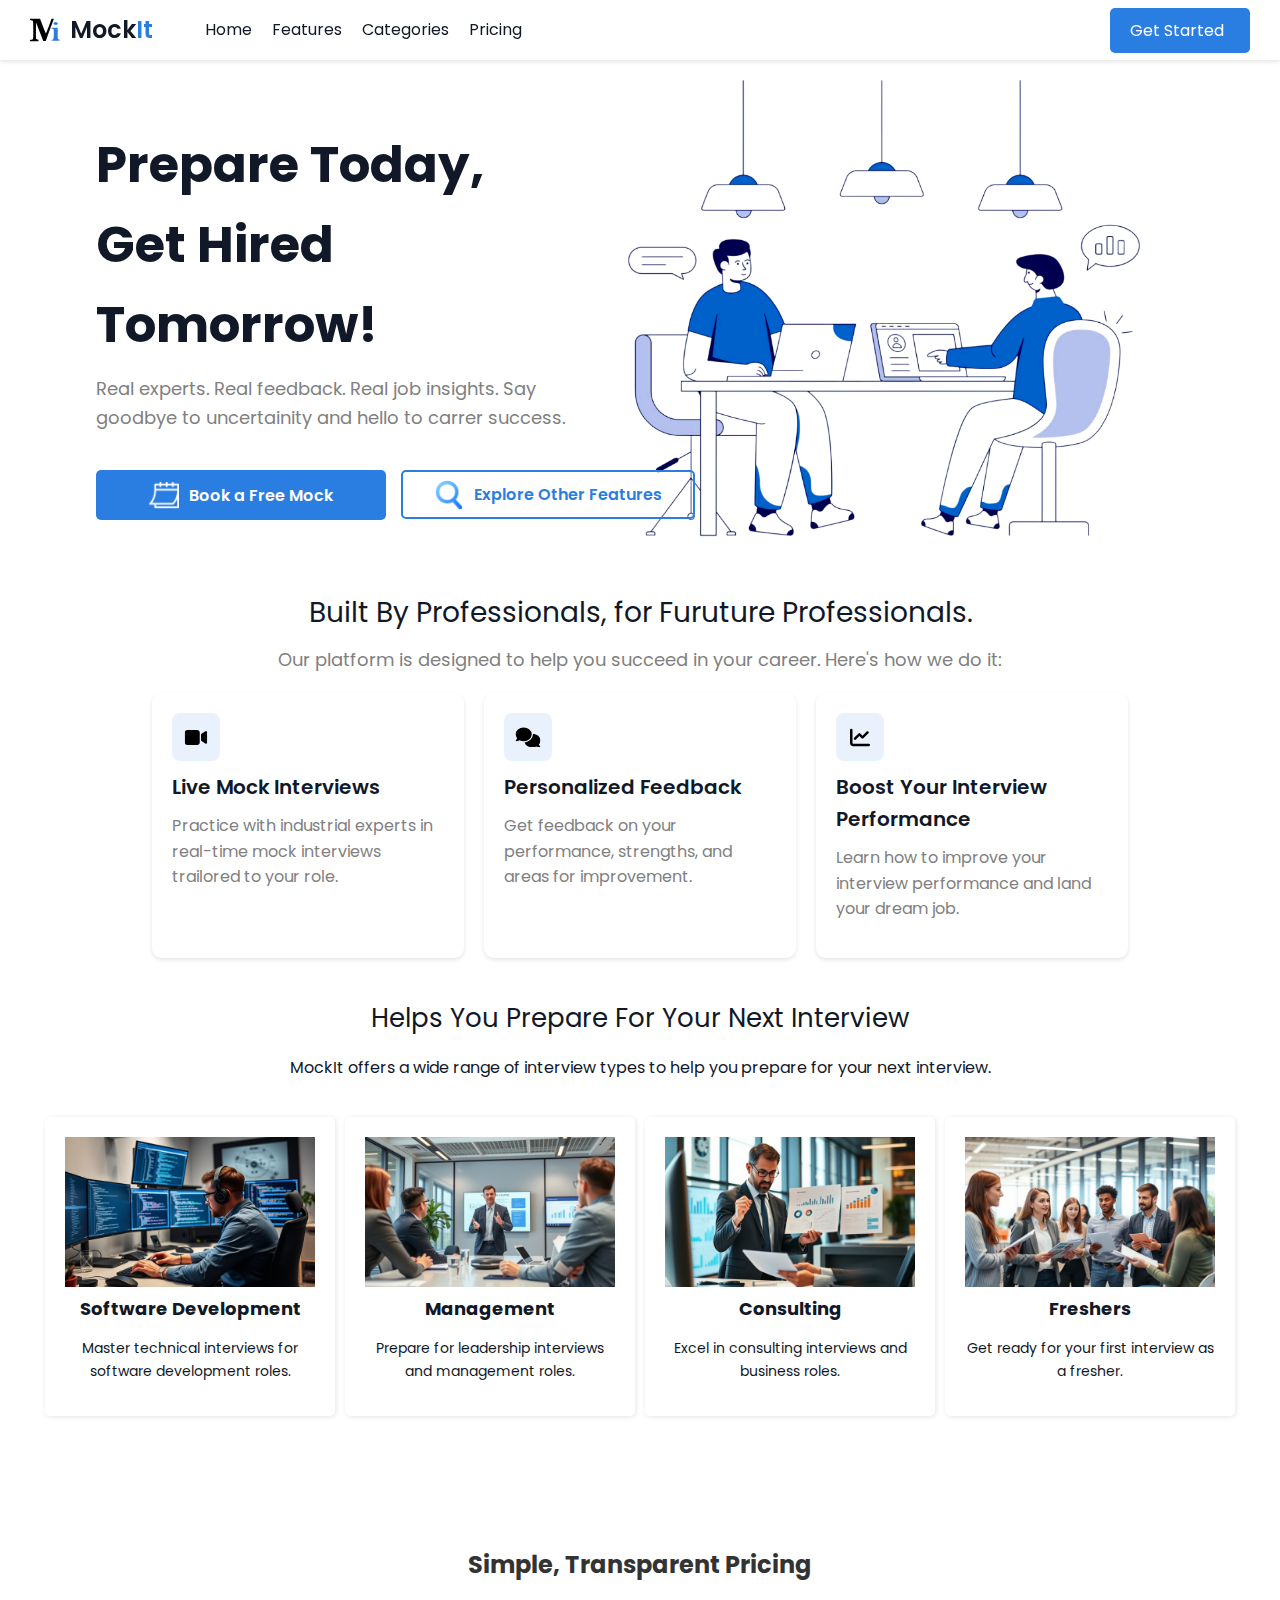
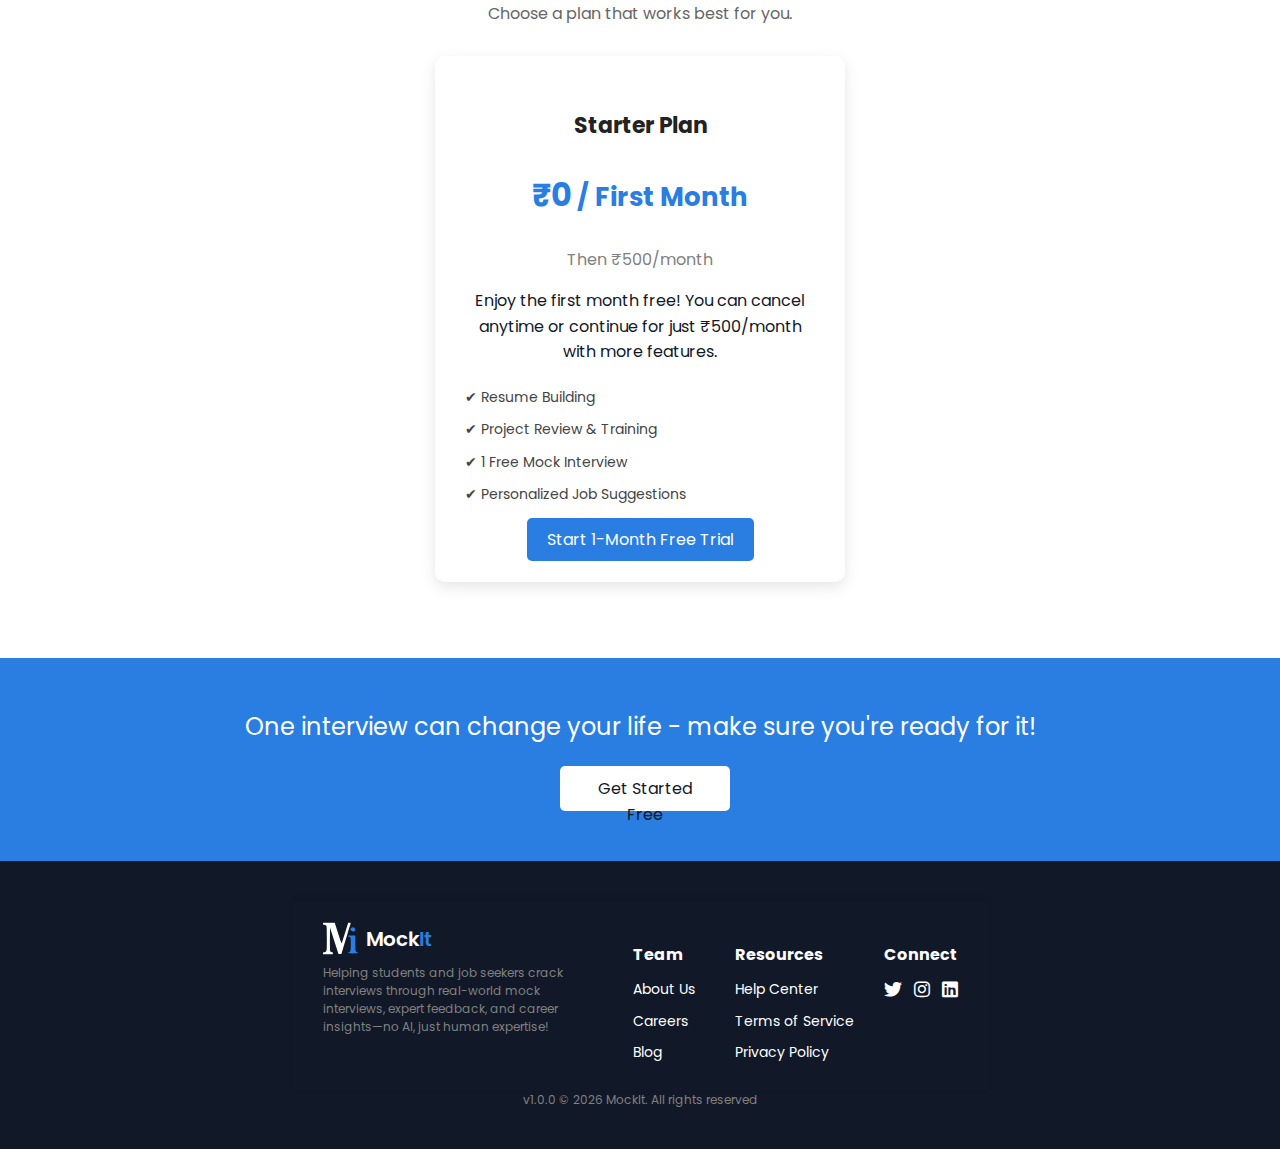
<file: index.html>
<!DOCTYPE html>
<html lang="en">

<head>
    <meta charset="UTF-8">
    <meta name="viewport" content="width=device-width, initial-scale=1.0">
    <title>MockIt</title>
    <link rel="stylesheet" href="./style/style.css">
    <link rel="icon" type="image/png" href="./assets/favicon.svg">
    <link rel="stylesheet" href="https://cdnjs.cloudflare.com/ajax/libs/font-awesome/6.5.1/css/all.min.css">

</head>

<body>
    <!-- Navbar -->
    <div class="navbar">
        <div class="navbar-right">
            <div id="logo" class="navbar-logo">
                <img src="./assets/logo.svg" alt="MockIt Logo">

                <div class="logo-text">
                    Mock<span>It</span>
                </div>
            </div>
            <div class="navbar-links">
                <ul>
                    <li><a href="#">Home</a></li>
                    <li><a href="#features">Features</a></li>
                    <li><a href="#categories">Categories</a></li>
                    <!-- <li><a href="#success-stories">Success Stories</a></li> -->
                    <li><a href="#pricing">Pricing</a></li>
                </ul>
            </div>
        </div>
        <div class="navbar-left">
            <!-- <div class="navbar-sign-in">
                <a href="#">Sign In</a>
            </div> -->
            <div class="navbar-get-started">
                <div class="get-started-btn">
                    <a href="https://forms.office.com/r/hNhG47WkaQ">Get Started</a>
                </div>
            </div>
            <div class="navbar-menu" id="menu-btn">
                <img src="./assets/menu.png" alt="Hamburger Icon">
            </div>
        </div>
    </div>

    <!-- Navbar for small screens -->

    <div id="navbar-small" class="navbar-small navbar-small-active">
        <div class="close-btn">
            <img id="close-btn" src="./assets/close.png" alt="Close Icon">
        </div>

        <div class="navbar-links">
            <ul>
                <li><a href="#">Home</a></li>
                <li><a href="#features">Features</a></li>
                <li><a href="#categories">Categories</a></li>
                <!-- <li><a href="#success-stories">Success Stories</a></li> -->
                <li><a href="#pricing">Pricing</a></li>
            </ul>
        </div>


        <div class="navbar-buttons">
            <!-- <div class="navbar-sign-in">
                <a href="#">Sign In</a>
            </div> -->
            <div class="navbar-get-started">
                <div class="get-started-btn">
                    <a href="#">Get Started</a>
                </div>
            </div>
        </div>
    </div>

    <!-- Hero Section -->

    <secrtion class="body-section">

        <section class="hero-section">

            <div class="hero">
                <div class="hero-content">
                    <span>Prepare Today,</span>
                    <span>Get Hired Tomorrow!</span>
                    <p>Real experts. Real feedback. Real job insights. Say goodbye to uncertainity and hello to carrer
                        success.</p>
                    <div class="hero-buttons">
                        <a class="book-btn" href="https://forms.office.com/r/hNhG47WkaQ">
                            <img src="./assets/calendar.png" alt="calender-icon" class="calendar-icon">
                            Book a Free Mock
                        </a>
                        <a class="explore-btn" href="./coming-soon.html">
                            <img src="./assets/search.png" alt="search-icon" class="search-icon">
                            Explore Other Features
                        </a>
                    </div>
                </div>
                <div class="hero-image">
                    <img src="./assets/hero-image.png" alt="Hero Image">
                </div>
        </section>
        <!-- End of Hero Section -->


        <section  class="features-section">
            <div  class="features">
                <div id="features" class="heading">
                    <span>Built By Professionals, for Furuture Professionals.</span>
                    <p>Our platform is designed to help you succeed in your career. Here's how we do it:</p>
                </div>

                <div class="card-container">
                    <div class="cards">
                        <div class="card">
                            <div class="card-icon">
                                <img src="./assets/video.svg" alt="feature-1">
                            </div>
                            <div class="card-text">
                                <h4>Live Mock Interviews</h4>
                                <p>Practice with industrial experts in real-time mock interviews trailored to your role.
                                </p>
                            </div>
                        </div>

                        <div class="card">
                            <div class="card-icon">
                                <img src="./assets/feedback.svg" alt="feature-1">
                            </div>
                            <div class="card-text">
                                <h4>Personalized Feedback</h4>
                                <p>Get feedback on your performance, strengths, and areas for improvement.</p>
                            </div>
                        </div>
                        <div class="card">
                            <div class="card-icon">
                                <img src="./assets/performance.svg" alt="feature-1">
                            </div>
                            <div class="card-text">
                                <h4>Boost Your Interview Performance</h4>
                                <p>Learn how to improve your interview performance and land your dream job.</p>
                            </div>
                        </div>
                    </div>


                </div>
            </div>

            <div id="categories" class="interview-type">
                <div class="interview-type-content">
                    <span>Helps You Prepare For Your Next Interview</span>
                    <p>MockIt offers a wide range of interview types to help you prepare for your next interview.</p>
                </div>
                <div class="card-container">

                    <div class="cards">
                        <div class="card">
                            <div class="card-icon">
                                <img src="./assets/SoftwareDev.png" alt="feature-1">
                            </div>
                            <div class="card-text">
                                <h4>Software Development</h4>
                                <p>Master technical interviews for software development roles.</p>
                            </div>
                        </div>

                        <div class="card">
                            <div class="card-icon">
                                <img src="./assets/management.png" alt="feature-1">
                            </div>
                            <div class="card-text">
                                <h4>Management</h4>
                                <p>Prepare for leadership interviews and management roles.</p>
                                </p>
                            </div>
                        </div>

                        <div class="card">
                            <div class="card-icon">
                                <img src="./assets/consulting.png" alt="feature-1">
                            </div>
                            <div class="card-text">
                                <h4>Consulting</h4>
                                <p>Excel in consulting interviews and business roles.
                                </p>
                            </div>
                        </div>

                        <div class="card">
                            <div class="card-icon">
                                <img src="./assets/freshers.png" alt="feature-1">
                            </div>
                            <div class="card-text">
                                <h4>Freshers</h4>
                                <p>Get ready for your first interview as a fresher.
                                </p>
                            </div>
                        </div>
                    </div>
                </div>

        </section>

        <!-- <section id="success-stories" class="success-stories-section">
            <div class="content">
                <span>Success Stories</span>
                <p>See how our users are thriving with MockIt.</p>
            </div>

            <div class="card-container">
                <div class="cards">
                    <div class="card">
                        <div class="top">
                            <div class="card-image">
                                <img src="./assets/testinomials/sara.png" alt="success-stories-1">
                            </div>
                            <div class="card-text">
                                <h4>John Doe</h4>
                                <p>Software Engineer at Google</p>
                            </div>
                        </div>
                        <div class="bottom">
                            <div class="rating">
                                ★★★★★
                            </div>
                            <p>MockIt helped me land my dream job as a software engineer. The expert guidance and
                                personalized feedback were invaluable.</p>
                        </div>
                    </div>

                    <div class="card">
                        <div class="top">
                            <div class="card-image">
                                <img src="./assets/testinomials/sara.png" alt="success-stories-1">
                            </div>
                            <div class="card-text">
                                <h4>John Doe</h4>
                                <p>Software Engineer at Google</p>
                            </div>
                        </div>
                        <div class="bottom">
                            <div class="rating">
                                ★★★★★
                            </div>
                            <p>MockIt helped me land my dream job as a software engineer. The expert guidance and
                                personalized feedback were invaluable.</p>
                        </div>
                    </div>
        </section> -->


        <section id="pricing" class="pricing">
            <div class="content">
                <span>Simple, Transparent Pricing</span>
                <p>Choose a plan that works best for you.</p>
            </div>
            <div class="pricing-card">
                <h3>Starter Plan</h3>
                <p class="price"><span>₹0</span> / First Month</p>
                <p class="next-price">Then ₹500/month</p>
                <p class="trial-info">Enjoy the first month free! You can cancel anytime or continue for just
                    ₹500/month with more features.</p>
                <ul>
                    <li>✔ Resume Building</li>
                    <li>✔ Project Review & Training</li>
                    <li>✔ 1 Free Mock Interview</li>
                    <li>✔ Personalized Job Suggestions</li>
                    <!-- <li>✔ Resume Review</li> -->
                </ul>
                <a href="https://forms.office.com/r/hNhG47WkaQ">Start 1-Month Free Trial</a>
            </div>
        </section>



    </secrtion> <!-- End of Body Section -->

    <section class="get-started">
        <div class="content">
            <span>One interview can change your life - make sure you're ready for it!</span>

            <div class="btn">
                <a href="https://forms.office.com/r/hNhG47WkaQ">Get Started Free</a>
            </div>
        </div>
    </section>



    <!-- Footer Section -->
    <section class="footer-section">
        <div class="footer">
            <div class="footer-logo">
                <div class="logo">
                    <img src="./assets/footer-logo.svg" alt="MockIt Logo">
                    <div class="logo-text">
                        Mock<span>It</span>
                    </div>
                </div>
                <p>Helping students and job seekers crack interviews through real-world mock interviews, expert
                    feedback,
                    and career insights—no AI, just human expertise!</p>
            </div>

            <div class="footer-links">
                <div class="footer-links-1">
                    <h4>Team</h4>
                    <ul>
                        <li><a href="./about.html">About Us</a></li>
                        <li><a href="./coming-soon.html">Careers</a></li>
                        <li><a href="./coming-soon.html">Blog</a></li>
                    </ul>
                </div>
                <div class="footer-links-2">
                    <h4>Resources</h4>
                    <ul>
                        <li><a href="./coming-soon.html">Help Center</a></li>
                        <li><a href="./coming-soon.html">Terms of Service</a></li>
                        <li><a href="./coming-soon.html">Privacy Policy</a></li>
                    </ul>
                </div>
            </div>

            <div class="social-media">
                <h4>Connect</h4>
                <ul>
                    <li><a href="#"><i class="fa-brands fa-twitter"></i></a></li>
                    <li><a href="#"><i class="fa-brands fa-instagram"></i></a></li>
                    <li><a href="#"><i class="fa-brands fa-linkedin"></i></a></li>
                </ul>
            </div>
        </div>

        <p id="app-version"></p>

    </section>


    <script src="./script/main.js"></script>
</body>

</html>
</file>
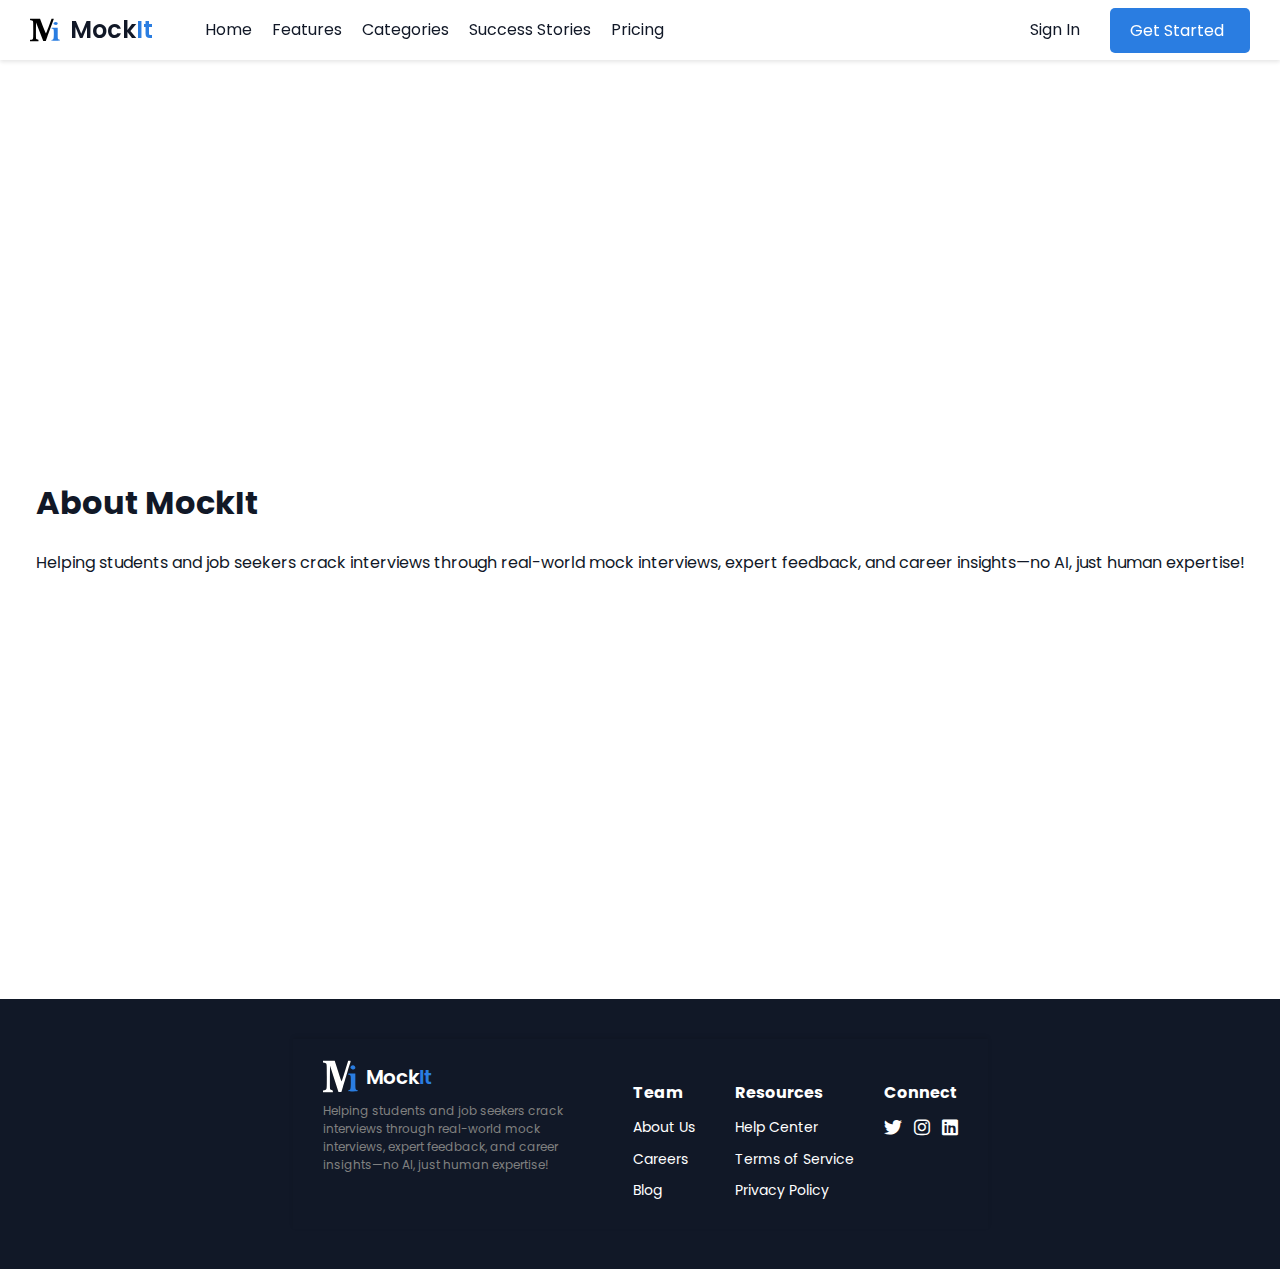
<file: about.html>
<!DOCTYPE html>
<html lang="en">

<head>
    <meta charset="UTF-8">
    <meta name="viewport" content="width=device-width, initial-scale=1.0">
    <title>MockIt</title>
    <link rel="stylesheet" href="./style/style.css">
    <link rel="icon" type="image/png" href="./assets/favicon.svg">
    <link rel="stylesheet" href="https://cdnjs.cloudflare.com/ajax/libs/font-awesome/6.5.1/css/all.min.css">
    <meta http-equiv="Cache-Control" content="no-store, no-cache, must-revalidate, max-age=0">
    <meta http-equiv="Pragma" content="no-cache">

</head>

<body>
    <!-- Navbar -->
    <div class="navbar">
        <div class="navbar-right">
            <div class="navbar-logo">
                <img src="./assets/logo.svg" alt="MockIt Logo">

                <div class="logo-text">
                    Mock<span>It</span>
                </div>
            </div>
            <div class="navbar-links">
                <ul>
                    <li><a href="index.html">Home</a></li>
                    <li><a href="index.html#features">Features</a></li>
                    <li><a href="index.html#categories">Categories</a></li>
                    <li><a href="index.html#success-stories">Success Stories</a></li>
                    <li><a href="index.html#pricing">Pricing</a></li>
                </ul>
            </div>
        </div>
        <div class="navbar-left">
            <div class="navbar-sign-in">
                <a href="#">Sign In</a>
            </div>
            <div class="navbar-get-started">
                <div class="get-started-btn">
                    <a href="#">Get Started</a>
                </div>
            </div>
            <div class="navbar-menu" id="menu-btn">
                <img src="./assets/menu.png" alt="Hamburger Icon">
            </div>
        </div>
    </div>

    <!-- Navbar for small screens -->

    <div id="navbar-small" class="navbar-small navbar-small-active">
        <div class="close-btn">
            <img id="close-btn" src="./assets/close.png" alt="Close Icon">
        </div>

        <div class="navbar-links">
            <ul>
                <li><a href="index.html">Home</a></li>
                <li><a href="index.html#features">Features</a></li>
                <li><a href="index.html#categories">Categories</a></li>
                <li><a href="index.html#success-stories">Success Stories</a></li>
                <li><a href="index.html#pricing">Pricing</a></li>
            </ul>
        </div>


        <div class="navbar-buttons">
            <div class="navbar-sign-in">
                <a href="#">Sign In</a>
            </div>
            <div class="navbar-get-started">
                <div class="get-started-btn">
                    <a href="#">Get Started</a>
                </div>
            </div>
        </div>
    </div>

    <!-- Hero Section -->

    <secrtion class="about-body-section">
        <div class="hero-section">
            <div class="hero">
                <div class="hero-content">
                    <h1>About MockIt</h1>
                    <p>Helping students and job seekers crack interviews through real-world mock interviews, expert
                        feedback,
                        and career insights—no AI, just human expertise!</p>
                </div>
            </div>
        </div>
    </secrtion>

    <!-- Footer Section -->
    <section class="footer-section">
        <div class="footer">
            <div class="footer-logo">
                <div class="logo">
                    <img src="./assets/footer-logo.svg" alt="MockIt Logo">
                    <div class="logo-text">
                        Mock<span>It</span>
                    </div>
                </div>
                <p>Helping students and job seekers crack interviews through real-world mock interviews, expert
                    feedback,
                    and career insights—no AI, just human expertise!</p>
            </div>

            <div class="footer-links">
                <div class="footer-links-1">
                    <h4>Team</h4>
                    <ul>
                        <li><a href="./about.html">About Us</a></li>
                        <li><a href="#">Careers</a></li>
                        <li><a href="#">Blog</a></li>
                    </ul>
                </div>
                <div class="footer-links-2">
                    <h4>Resources</h4>
                    <ul>
                        <li><a href="#">Help Center</a></li>
                        <li><a href="#">Terms of Service</a></li>
                        <li><a href="#">Privacy Policy</a></li>
                    </ul>
                </div>
            </div>

            <div class="social-media">
                <h4>Connect</h4>
                <ul>
                    <li><a href="#"><i class="fa-brands fa-twitter"></i></a></li>
                    <li><a href="#"><i class="fa-brands fa-instagram"></i></a></li>
                    <li><a href="#"><i class="fa-brands fa-linkedin"></i></a></li>
                </ul>
            </div>
        </div>

        <p id="app-version"></p>

    </section>


    <script src="./script/main.js"></script>
</body>

</html>
</file>
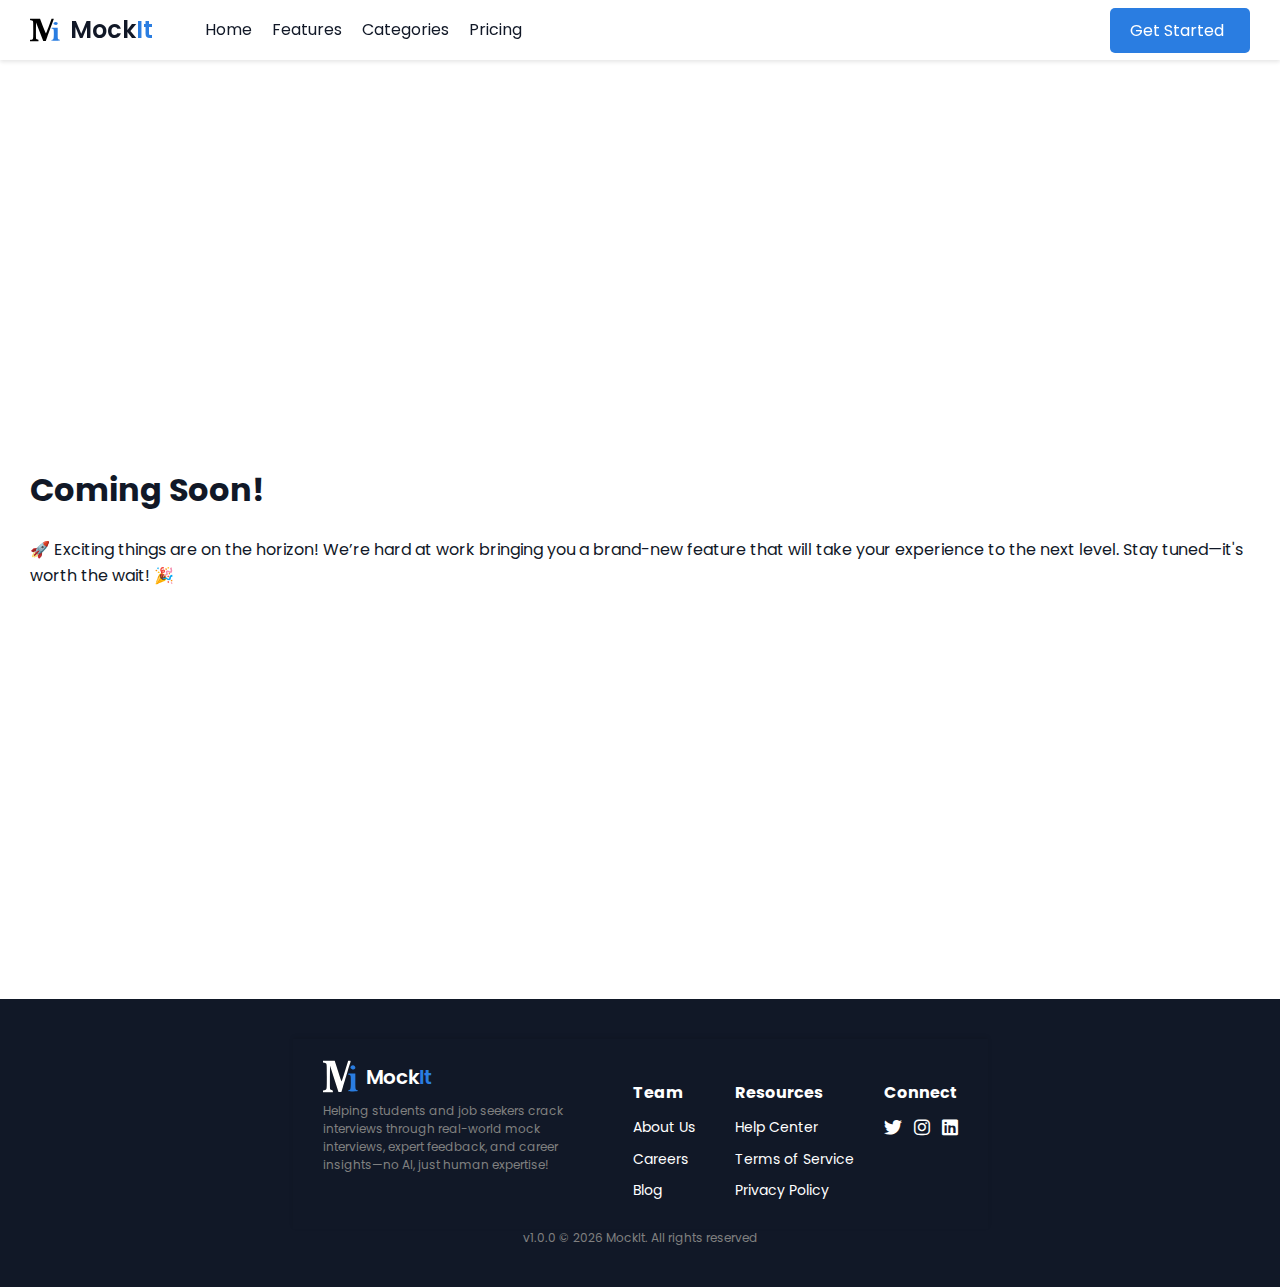
<file: coming-soon.html>
<!DOCTYPE html>
<html lang="en">

<head>
    <meta charset="UTF-8">
    <meta name="viewport" content="width=device-width, initial-scale=1.0">
    <title>MockIt</title>
    <link rel="stylesheet" href="./style/style.css">
    <link rel="icon" type="image/png" href="./assets/favicon.svg">
    <link rel="stylesheet" href="https://cdnjs.cloudflare.com/ajax/libs/font-awesome/6.5.1/css/all.min.css">
    <meta http-equiv="Cache-Control" content="no-store, no-cache, must-revalidate, max-age=0">
    <meta http-equiv="Pragma" content="no-cache">

</head>

<body>
    <!-- Navbar -->
    <div class="navbar">
        <div class="navbar-right">
            <div id="logo" class="navbar-logo">
                <img src="./assets/logo.svg" alt="MockIt Logo">

                <div class="logo-text">
                    Mock<span>It</span>
                </div>
            </div>
            <div class="navbar-links">
                <ul>
                    <li><a href="index.html">Home</a></li>
                    <li><a href="index.html#features">Features</a></li>
                    <li><a href="index.html#categories">Categories</a></li>
                    <!-- <li><a href="index.html#success-stories">Success Stories</a></li> -->
                    <li><a href="index.html#pricing">Pricing</a></li>
                </ul>
            </div>
        </div>
        <div class="navbar-left">
            <!-- <div class="navbar-sign-in">
                <a href="#">Sign In</a>
            </div> -->
            <div class="navbar-get-started">
                <div class="get-started-btn">
                    <a href="https://forms.office.com/r/hNhG47WkaQ">Get Started</a>
                </div>
            </div>
            <div class="navbar-menu" id="menu-btn">
                <img src="./assets/menu.png" alt="Hamburger Icon">
            </div>
        </div>
    </div>

    <!-- Navbar for small screens -->

    <div id="navbar-small" class="navbar-small navbar-small-active">
        <div class="close-btn">
            <img id="close-btn" src="./assets/close.png" alt="Close Icon">
        </div>

        <div class="navbar-links">
            <ul>
                <li><a href="index.html">Home</a></li>
                <li><a href="index.html#features">Features</a></li>
                <li><a href="index.html#categories">Categories</a></li>
                <!-- <li><a href="index.html#success-stories">Success Stories</a></li> -->
                <li><a href="index.html#pricing">Pricing</a></li>
            </ul>
        </div>


        <div class="navbar-buttons">
            <!-- <div class="navbar-sign-in">
                <a href="#">Sign In</a>
            </div> -->
            <div class="navbar-get-started">
                <div class="get-started-btn">
                    <a href="#">Get Started</a>
                </div>
            </div>
        </div>
    </div>

    <!-- Hero Section -->

    <secrtion class="about-body-section">
        <div class="hero-section">
            <div class="hero">
                <div class="hero-content">
                    <h1>Coming Soon!</h1>
                    <p>🚀 Exciting things are on the horizon!
                    We’re hard at work bringing you a brand-new feature that will take your experience to the next level. Stay tuned—it's
                    worth the wait! 🎉</p>
                </div>
            </div>
        </div>
    </secrtion>

    <!-- Footer Section -->
    <section class="footer-section">
        <div class="footer">
            <div class="footer-logo">
                <div class="logo">
                    <img src="./assets/footer-logo.svg" alt="MockIt Logo">
                    <div class="logo-text">
                        Mock<span>It</span>
                    </div>
                </div>
                <p>Helping students and job seekers crack interviews through real-world mock interviews, expert
                    feedback,
                    and career insights—no AI, just human expertise!</p>
            </div>

            <div class="footer-links">
                <div class="footer-links-1">
                    <h4>Team</h4>
                    <ul>
                        <li><a href="./about.html">About Us</a></li>
                        <li><a href="#">Careers</a></li>
                        <li><a href="#">Blog</a></li>
                    </ul>
                </div>
                <div class="footer-links-2">
                    <h4>Resources</h4>
                    <ul>
                        <li><a href="#">Help Center</a></li>
                        <li><a href="#">Terms of Service</a></li>
                        <li><a href="#">Privacy Policy</a></li>
                    </ul>
                </div>
            </div>

            <div class="social-media">
                <h4>Connect</h4>
                <ul>
                    <li><a href="#"><i class="fa-brands fa-twitter"></i></a></li>
                    <li><a href="#"><i class="fa-brands fa-instagram"></i></a></li>
                    <li><a href="#"><i class="fa-brands fa-linkedin"></i></a></li>
                </ul>
            </div>
        </div>

        <p id="app-version"></p>

    </section>


    <script src="./script/main.js"></script>
</body>

</html>
</file>
<file: style/style.css>
@import url("https://fonts.googleapis.com/css2?family=Poppins:ital,wght@0,100;0,200;0,300;0,400;0,500;0,600;0,700;0,800;0,900;1,100;1,200;1,300;1,400;1,500;1,600;1,700;1,800;1,900&display=swap");
/* Custom Scrollbar */
::-webkit-scrollbar {
  width: 6px;
  height: 6px;
}

::-webkit-scrollbar-thumb {
  background-color: #b8d8ff;
  border-radius: 10px;
}

::-webkit-scrollbar-track {
  background-color: #f1f1f1;
  border-radius: 10px;
}

::-webkit-scrollbar-thumb:hover {
  background-color: #1b64bd;
}

body {
  font-family: "Poppins", sans-serif;
  background-color: #FFFFFF;
  color: #111827;
  font-size: 16px;
  line-height: 1.6;
  margin: 0;
  padding: 0;
  box-sizing: border-box;
  -webkit-user-select: none;
     -moz-user-select: none;
          user-select: none;
  /* Prevent text selection */
}
body .navbar {
  display: flex;
  justify-content: space-between;
  align-items: center;
  background-color: #FFFFFF;
  box-shadow: 0 2px 4px rgba(0, 0, 0, 0.1);
  z-index: 999;
  padding: 10px 30px;
  width: calc(100% - 60px);
  position: fixed;
  height: 40px;
}
body .navbar .navbar-right {
  display: flex;
  align-items: center;
}
body .navbar .navbar-right .navbar-logo {
  display: flex;
  align-items: center;
  justify-content: center;
}
body .navbar .navbar-right .navbar-logo img {
  width: 30px;
  height: 30px;
}
body .navbar .navbar-right .navbar-logo .logo-text {
  font-size: 24px;
  font-weight: 600;
  color: #111827;
  margin-left: 10px;
}
body .navbar .navbar-right .navbar-logo .logo-text span {
  color: #2A7DE1;
}
body .navbar .navbar-right .navbar-links {
  margin-left: 2rem;
}
body .navbar .navbar-right .navbar-links ul {
  list-style: none;
  margin: 0;
  padding: 0;
  display: flex;
}
body .navbar .navbar-right .navbar-links ul li {
  margin-left: 20px;
}
body .navbar .navbar-right .navbar-links ul li a {
  text-decoration: none;
  color: #111827;
  font-size: 16px;
}
body .navbar .navbar-left {
  display: flex;
  justify-content: center;
  align-items: center;
}
body .navbar .navbar-left .navbar-sign-in {
  color: #FFFFFF;
  padding: 10px 20px;
  text-decoration: none;
  font-size: 16px;
}
body .navbar .navbar-left .navbar-sign-in a {
  text-decoration: none;
  color: #111827;
}
body .navbar .navbar-left .navbar-get-started {
  background-color: #2A7DE1;
  color: #FFFFFF;
  padding: 10px 20px;
  border-radius: 5px;
  text-decoration: none;
  font-size: 16px;
  margin-left: 10px;
  width: 100px;
  height: 25px;
}
body .navbar .navbar-left .navbar-get-started a {
  text-decoration: none;
  color: #FFFFFF;
}
body .navbar .navbar-left .navbar-menu {
  display: none;
}
body .navbar .navbar-left .navbar-menu img {
  width: 30px;
  height: 30px;
}
body .navbar-small {
  position: fixed;
  top: 0;
  right: -300px;
  /* Start offscreen */
  width: 250px;
  height: 100vh;
  background: #bad9ff;
  color: white;
  transition: right 0.3s ease-in-out;
}
body .body-section {
  padding: 0 30px;
  width: calc(100% - 60px);
  margin-top: calc(100% - 40px);
}
body .body-section .hero-section {
  margin-top: 3rem !important;
  display: flex;
  align-items: center;
  justify-content: center;
  padding: 0 30px;
  width: calc(100% - 60px);
}
body .body-section .hero-section .hero {
  display: flex;
  align-items: center;
  justify-content: center;
  width: 100%;
}
body .body-section .hero-section .hero .hero-content {
  display: flex;
  flex-direction: column;
  justify-content: center;
  align-items: flex-start;
  text-align: left;
  width: 40%;
  z-index: 998;
}
body .body-section .hero-section .hero .hero-content span {
  font-size: 50px;
  font-weight: 700;
  color: #111827;
}
body .body-section .hero-section .hero .hero-content p {
  color: grey;
  font-size: 18px;
  margin-top: 10px;
  line-height: 1.6;
}
body .body-section .hero-section .hero .hero-content .hero-buttons {
  display: flex;
  gap: 15px;
  margin-top: 20px;
}
body .body-section .hero-section .hero .hero-content .hero-buttons a {
  padding: 10px 20px;
  background-color: #2A7DE1;
  color: #FFFFFF;
  text-decoration: none;
  border-radius: 5px;
  font-size: 16px;
  font-weight: 600;
}
body .body-section .hero-section .hero .hero-content .hero-buttons .book-btn {
  width: 250px;
  text-align: center;
  align-self: start;
  height: 30px;
  display: flex;
  justify-content: center;
  align-items: center;
}
body .body-section .hero-section .hero .hero-content .hero-buttons .book-btn:hover {
  background-color: #0056b3;
}
body .body-section .hero-section .hero .hero-content .hero-buttons .book-btn .calendar-icon {
  margin-right: 10px;
  width: 30px;
  height: 30px;
}
body .body-section .hero-section .hero .hero-content .hero-buttons .explore-btn {
  width: 250px;
  height: 25px;
  background-color: transparent;
  color: #2A7DE1;
  border: 2px solid #2A7DE1;
  text-align: center;
  align-self: start;
  display: flex;
  justify-content: center;
  align-items: center;
}
body .body-section .hero-section .hero .hero-content .hero-buttons .explore-btn:hover {
  border: 2px solid #0056b3;
}
body .body-section .hero-section .hero .hero-content .hero-buttons .explore-btn .search-icon {
  margin-right: 10px;
  width: 30px;
  height: 30px;
}
body .body-section .hero-section .hero .hero-image {
  display: flex;
  justify-content: center;
  align-items: center;
  width: 100%;
  max-width: 600px;
}
body .body-section .hero-section .hero .hero-image img {
  width: 100%;
  height: auto;
  -o-object-fit: contain;
     object-fit: contain;
}
body .features-section {
  padding: 20px 30px;
  width: calc(100% - 60px);
}
body .features-section .features {
  text-align: center;
}
body .features-section .features .heading span {
  font-size: 28px;
  font-weight: 400;
  color: #111827;
}
body .features-section .features .heading p {
  color: grey;
  font-size: 18px;
  margin-top: 10px;
  line-height: 1.6;
}
body .features-section .features .card-container {
  width: 80%;
  margin: 0 auto;
  display: flex;
  justify-content: center;
  align-items: center;
}
body .features-section .features .card-container .cards {
  display: flex;
  justify-content: space-between;
  gap: 20px;
  width: 100%;
}
body .features-section .features .card-container .cards .card {
  padding: 20px;
  background-color: #FFFFFF;
  border-radius: 10px;
  box-shadow: 0 2px 4px rgba(0, 0, 0, 0.1);
  transition: 0.3s;
  cursor: pointer;
  width: 90%;
}
body .features-section .features .card-container .cards .card:hover {
  background-color: #edf5ff;
}
body .features-section .features .card-container .cards .card .card-icon {
  display: flex;
  justify-content: start;
  align-self: center;
}
body .features-section .features .card-container .cards .card .card-text {
  text-align: start;
}
body .features-section .features .card-container .cards .card .card-text h4 {
  font-size: 20px;
  font-weight: 600;
  margin-top: 10px;
  margin-bottom: 0;
}
body .features-section .features .card-container .cards .card .card-text p {
  color: grey;
  font-size: 16px;
  margin-top: 10px;
  line-height: 1.6;
}
body .features-section .interview-type {
  margin: 40px 0;
}
body .features-section .interview-type .interview-type-content {
  text-align: center;
}
body .features-section .interview-type .interview-type-content span {
  font-size: 26px !important;
}
body .features-section .interview-type .interview-type-content p {
  font-size: 16px !important;
}
body .features-section .interview-type .card-container {
  display: flex;
  justify-content: center;
  width: 100%;
}
body .features-section .interview-type .card-container .cards {
  display: grid;
  grid-template-columns: repeat(auto-fit, minmax(250px, 1fr));
  gap: 20px;
  width: 100%;
  max-width: 1200px;
  margin: 0 auto;
  padding: 20px;
  justify-items: center;
}
body .features-section .interview-type .card-container .cards .card {
  width: 100%;
  max-width: 250px;
  box-shadow: 1px 1px 5px rgba(0, 0, 0, 0.1);
  padding: 20px;
  display: flex;
  flex-direction: column;
  justify-content: center;
  align-items: center;
  border-radius: 5px;
  text-align: center;
}
body .features-section .interview-type .card-container .cards .card .card-text h4 {
  font-size: 18px;
  margin: 0;
}
body .features-section .interview-type .card-container .cards .card .card-text p {
  font-size: 14px;
}
body .features-section .interview-type .card-container .cards .card .card-icon img {
  width: 100%;
}
body .success-stories-section .content {
  text-align: center;
  padding: 20px 30px;
  width: calc(100% - 60px);
}
body .success-stories-section .content span {
  font-size: 28px;
  font-weight: 400;
  color: #111827;
}
body .success-stories-section .card-container {
  display: flex;
  justify-content: center;
  padding: 20px 30px;
  width: calc(100% - 60px);
}
body .success-stories-section .card-container .card {
  background-color: #FFFFFF;
  padding: 20px;
  border-radius: 10px;
  box-shadow: 0 2px 4px rgba(0, 0, 0, 0.1);
  transition: 0.3s;
  cursor: pointer;
  width: 90%;
  display: flex;
  flex-direction: column;
  margin: 10px 0;
}
body .success-stories-section .card-container .card:hover {
  background-color: #edf5ff;
}
body .success-stories-section .card-container .card .top {
  display: flex;
  justify-content: start;
  align-items: center;
  flex-direction: row;
}
body .success-stories-section .card-container .card .top .card-text {
  margin-left: 10px;
}
body .success-stories-section .card-container .card .top .card-text h4,
body .success-stories-section .card-container .card .top .card-text p {
  margin: 0;
}
body .pricing {
  text-align: center;
  padding: 50px;
  background: #FFFFFF;
}
body .pricing .content {
  margin-bottom: 30px;
}
body .pricing .content span {
  font-size: 24px;
  font-weight: bold;
  color: #333;
}
body .pricing .content p {
  font-size: 16px;
  color: #666;
}
body .pricing .pricing-card {
  background: white;
  max-width: 350px;
  margin: 0 auto;
  padding: 30px;
  box-shadow: 0px 5px 15px rgba(0, 0, 0, 0.1);
  border-radius: 10px;
}
body .pricing .pricing-card h3 {
  font-size: 22px;
  color: #222;
  margin-bottom: 10px;
}
body .pricing .pricing-card .price {
  font-size: 26px;
  color: #2A7DE1;
  font-weight: bold;
}
body .pricing .pricing-card .price span {
  font-size: 32px;
  color: #2A7DE1;
}
body .pricing .pricing-card .next-price {
  font-size: 16px;
  color: grey;
  margin-bottom: 15px;
}
body .pricing .pricing-card ul {
  list-style: none;
  padding: 0;
  text-align: start;
}
body .pricing .pricing-card ul li {
  font-size: 14px;
  padding: 5px 0;
  color: #444;
}
body .pricing .pricing-card a {
  text-decoration: none;
  background: #2A7DE1;
  color: white;
  font-size: 16px;
  padding: 10px 20px;
  border: none;
  border-radius: 5px;
  cursor: pointer;
  margin-top: 15px;
  transition: 0.3s;
}
body .pricing .pricing-card a:hover {
  background: #0056b3;
}
body .get-started {
  text-align: center;
  padding: 50px;
  background: #2A7DE1;
}
body .get-started .content {
  display: flex;
  justify-content: center;
  align-items: center;
  flex-direction: column;
}
body .get-started .content span {
  font-size: 24px;
  font-weight: 400;
  color: #FFFFFF;
  margin-bottom: 20px;
}
body .get-started .content .btn {
  padding: 10px 20px;
  background-color: #FFFFFF;
  color: #111827;
  border-radius: 5px;
  text-decoration: none;
  font-size: 16px;
  margin-left: 10px;
  width: 130px;
  height: 25px;
}
body .get-started .content .btn a {
  text-decoration: none;
  color: #111827;
}
body .get-started .content .btn:hover {
  background: #0056b3;
  border: 1px solid #FFFFFF;
}
body .get-started .content .btn:hover a {
  color: #FFFFFF;
}
body .footer-section {
  padding: 40px 30px;
  width: calc(100% - 60px);
  background-color: #111827;
  display: flex;
  justify-content: center;
  align-items: center;
  flex-direction: column;
}
body .footer-section .footer {
  display: flex;
  justify-content: space-between;
  align-items: flex-start;
  flex-wrap: nowrap;
  color: #FFFFFF;
  box-shadow: 0 -2px 4px rgba(0, 0, 0, 0.1);
  z-index: 999;
  padding: 20px 30px;
  gap: 30px;
}
body .footer-section .footer .footer-logo {
  flex: 1;
  max-width: 280px;
}
body .footer-section .footer .footer-logo .logo {
  display: flex;
  align-items: center;
}
body .footer-section .footer .footer-logo .logo img {
  width: 35px;
  height: 35px;
}
body .footer-section .footer .footer-logo .logo .logo-text {
  font-size: 20px;
  font-weight: 600;
  margin-left: 8px;
}
body .footer-section .footer .footer-logo .logo .logo-text span {
  color: #2A7DE1;
}
body .footer-section .footer .footer-logo p {
  font-size: 12px;
  color: grey;
  margin-top: 8px;
  line-height: 1.5;
}
body .footer-section .footer .footer-links {
  display: flex;
  gap: 40px;
}
body .footer-section .footer .footer-links h4 {
  font-size: 16px;
  margin-bottom: 8px;
}
body .footer-section .footer .footer-links ul {
  list-style: none;
  padding: 0;
  margin: 0;
}
body .footer-section .footer .footer-links ul li {
  margin-bottom: 6px;
}
body .footer-section .footer .footer-links ul li a {
  text-decoration: none;
  color: #FFFFFF;
  font-size: 14px;
  transition: 0.3s;
}
body .footer-section .footer .footer-links ul li a:hover {
  color: #2A7DE1;
}
body .footer-section .footer .social-media h4 {
  font-size: 16px;
  margin-bottom: 8px;
}
body .footer-section .footer .social-media ul {
  list-style: none;
  display: flex;
  gap: 12px;
  padding: 0;
  margin: 0;
}
body .footer-section .footer .social-media ul li a {
  text-decoration: none;
  font-size: 18px;
  color: #FFFFFF;
  transition: 0.3s;
}
body .footer-section .footer .social-media ul li a:hover {
  color: #2A7DE1;
}
body .footer-section p {
  color: grey;
  font-size: 12px;
  margin-top: 8px;
  line-height: 1.5;
  margin: 0;
}
body .about-body-section {
  padding: 0 30px;
  width: calc(100% - 60px);
}
body .about-body-section .hero-section {
  margin-top: 3rem !important;
  display: flex;
  align-items: center;
  justify-content: center;
  padding: 0 30px;
  width: calc(100% - 60px);
  height: 100dvh;
}

@media screen and (max-width: 980px) {
  .navbar .navbar-right .navbar-links ul li a {
    font-size: 14px !important;
  }
  .navbar .navbar-left .navbar-sign-in a {
    font-size: 14px !important;
  }
  .navbar .navbar-left .navbar-get-started {
    width: 90px !important;
  }
  .navbar .navbar-left .navbar-get-started .get-started-btn {
    width: 90px !important;
  }
  .navbar .navbar-left .navbar-get-started a {
    font-size: 14px !important;
  }
}
@media screen and (max-width: 1000px) {
  .navbar {
    padding: 10px 20px;
  }
  .navbar .navbar-right .navbar-links {
    display: none;
  }
  .navbar .navbar-left .navbar-sign-in {
    display: none;
  }
  .navbar .navbar-left .navbar-get-started {
    display: none;
  }
  .navbar .navbar-left .navbar-menu {
    display: flex !important;
    align-items: center;
    justify-content: center;
  }
  .navbar-small-active {
    display: block !important;
    position: fixed;
    right: 0;
    top: 0;
    bottom: 0;
    z-index: 999;
    background-color: #bad9ff;
    width: 250px;
    padding: 20px;
    box-shadow: -2px 0 5px rgba(0, 0, 0, 0.1);
  }
  .navbar-small-active .close-btn {
    display: flex;
    justify-content: flex-end;
    align-items: center;
    margin-bottom: 20px;
  }
  .navbar-small-active .close-btn img {
    width: 20px;
    height: 20px;
    cursor: pointer;
  }
  .navbar-small-active ul {
    list-style: none;
    padding: 0;
    margin: 0;
    display: flex;
    flex-direction: column;
    gap: 20px;
    margin-top: 2rem;
  }
  .navbar-small-active ul li {
    padding: 0 50px;
  }
  .navbar-small-active ul li a {
    text-decoration: none;
    color: #111827;
    font-size: 18px;
    font-weight: 600;
  }
  .navbar-small-active .navbar-buttons {
    margin-top: 50px;
    padding: 0 50px;
    display: flex;
    flex-direction: column;
    gap: 10px;
  }
  .navbar-small-active .navbar-buttons .navbar-sign-in {
    padding: 10px 20px;
    background-color: #2A7DE1;
    color: #FFFFFF;
    border-radius: 5px;
    text-decoration: none;
    font-size: 16px;
    width: 120px;
    text-align: center;
  }
  .navbar-small-active .navbar-buttons .navbar-sign-in a {
    text-decoration: none;
    color: #FFFFFF;
  }
  .navbar-small-active .navbar-buttons .navbar-get-started {
    padding: 10px 20px;
    background-color: #2A7DE1;
    color: #FFFFFF;
    border-radius: 5px;
    text-decoration: none;
    font-size: 16px;
    width: 120px;
    text-align: center;
  }
  .navbar-small-active .navbar-buttons .navbar-get-started a {
    text-decoration: none;
    color: #FFFFFF;
  }
  .navbar-small.open {
    right: 0;
    /* Bring it into view */
  }
  .hero-section {
    height: 90dvh;
  }
  .hero-section .hero {
    flex-direction: column;
    text-align: center;
    margin-bottom: 50px !important;
  }
  .hero-section .hero .hero-content {
    width: 100% !important;
  }
  .hero-section .hero .hero-content .hero-buttons {
    flex-direction: column;
    gap: 10px;
  }
  .hero-section .hero .hero-content span {
    font-size: 38px !important;
  }
  .hero-section .hero .hero-content p {
    font-size: 16px !important;
  }
  .hero-section .hero .hero-image {
    order: -1;
    width: 100%;
  }
  .features-section .features .card-container .cards .card {
    width: 100%;
  }
  .features-section .features .card-container .cards .card .card-text h4 {
    font-size: 18px !important;
  }
  .features-section .features .card-container .cards .card .card-text p {
    font-size: 14px !important;
  }
  .features-section .interview-type .card-container {
    display: flex;
    justify-content: center;
    width: 100%;
  }
  .features-section .interview-type .card-container .cards {
    display: grid;
    grid-template-columns: repeat(auto, auto) !important;
    gap: 20px;
    justify-content: center;
    align-items: center;
    width: 100%;
    max-width: 250px;
  }
  .features-section .interview-type .card-container .cards .card {
    width: 100% !important;
    max-width: 250px !important;
    margin: 0 auto;
  }
  .features-section .interview-type .card-container .cards .card img {
    width: 100% !important;
  }
  .footer {
    gap: 15px;
    padding: 15px;
  }
  .footer .footer-logo {
    max-width: 220px;
  }
  .footer .footer-logo .logo-text {
    font-size: 18px;
  }
  .footer .footer-logo p {
    font-size: 11px;
  }
  .footer .footer-links {
    gap: 25px;
  }
  .footer .footer-links h4 {
    font-size: 14px;
  }
  .footer .footer-links ul li a {
    font-size: 12px;
  }
  .footer .social-media h4 {
    font-size: 14px;
  }
  .footer .social-media ul {
    gap: 10px;
  }
  .footer .social-media ul li a {
    font-size: 16px;
  }
}
@media screen and (max-width: 550px) {
  .hero-section .hero .hero-content span {
    font-size: 32px !important;
    line-height: 1.4 !important;
  }
  .hero-section .hero .hero-content p {
    font-size: 13px !important;
  }
  .hero-section .hero .hero-image {
    width: 100%;
  }
  .features-section .features .card-container .cards {
    flex-direction: column;
  }
  .features-section .interview-type .card-container .cards {
    grid-template-columns: repeat(1, 1fr) !important;
  }
  .features-section .interview-type .card-container .cards .card {
    width: 100% !important;
  }
  .features-section .interview-type .card {
    max-width: 250px !important;
  }
  .footer {
    gap: 5px !important;
    padding: 5px !important;
  }
  .footer .footer-logo {
    max-width: 220px;
  }
  .footer .footer-logo .logo-text {
    font-size: 16px !important;
  }
  .footer .footer-logo p {
    font-size: 10px !important;
  }
  .footer .footer-links {
    gap: 25px;
  }
  .footer .footer-links h4 {
    font-size: 14px !important;
  }
  .footer .footer-links ul li a {
    font-size: 12px !important;
  }
  .footer .social-media h4 {
    font-size: 14px !important;
  }
  .footer .social-media ul {
    gap: 10px;
  }
  .footer .social-media ul li a {
    font-size: 12px !important;
  }
}
@media screen and (max-width: 390px) {
  .hero-section .hero .hero-content span {
    font-size: 32px !important;
    line-height: 1.4 !important;
  }
  .hero-section .hero .hero-content p {
    font-size: 13px !important;
  }
  .hero-section .hero .hero-image {
    width: 100%;
  }
  .features-section .features .card-container .cards {
    flex-direction: column;
  }
  .footer {
    gap: 5px !important;
    padding: 5px !important;
  }
  .footer .footer-logo {
    max-width: 220px;
  }
  .footer .footer-logo .logo-text {
    font-size: 16px !important;
  }
  .footer .footer-logo p {
    font-size: 10px !important;
  }
  .footer .footer-links {
    gap: 25px;
  }
  .footer .footer-links h4 {
    font-size: 14px !important;
  }
  .footer .footer-links ul li a {
    font-size: 12px !important;
  }
  .footer .social-media h4 {
    font-size: 14px !important;
  }
  .footer .social-media ul {
    gap: 10px;
  }
  .footer .social-media ul li a {
    font-size: 12px !important;
  }
}/*# sourceMappingURL=style.css.map */
</file>
